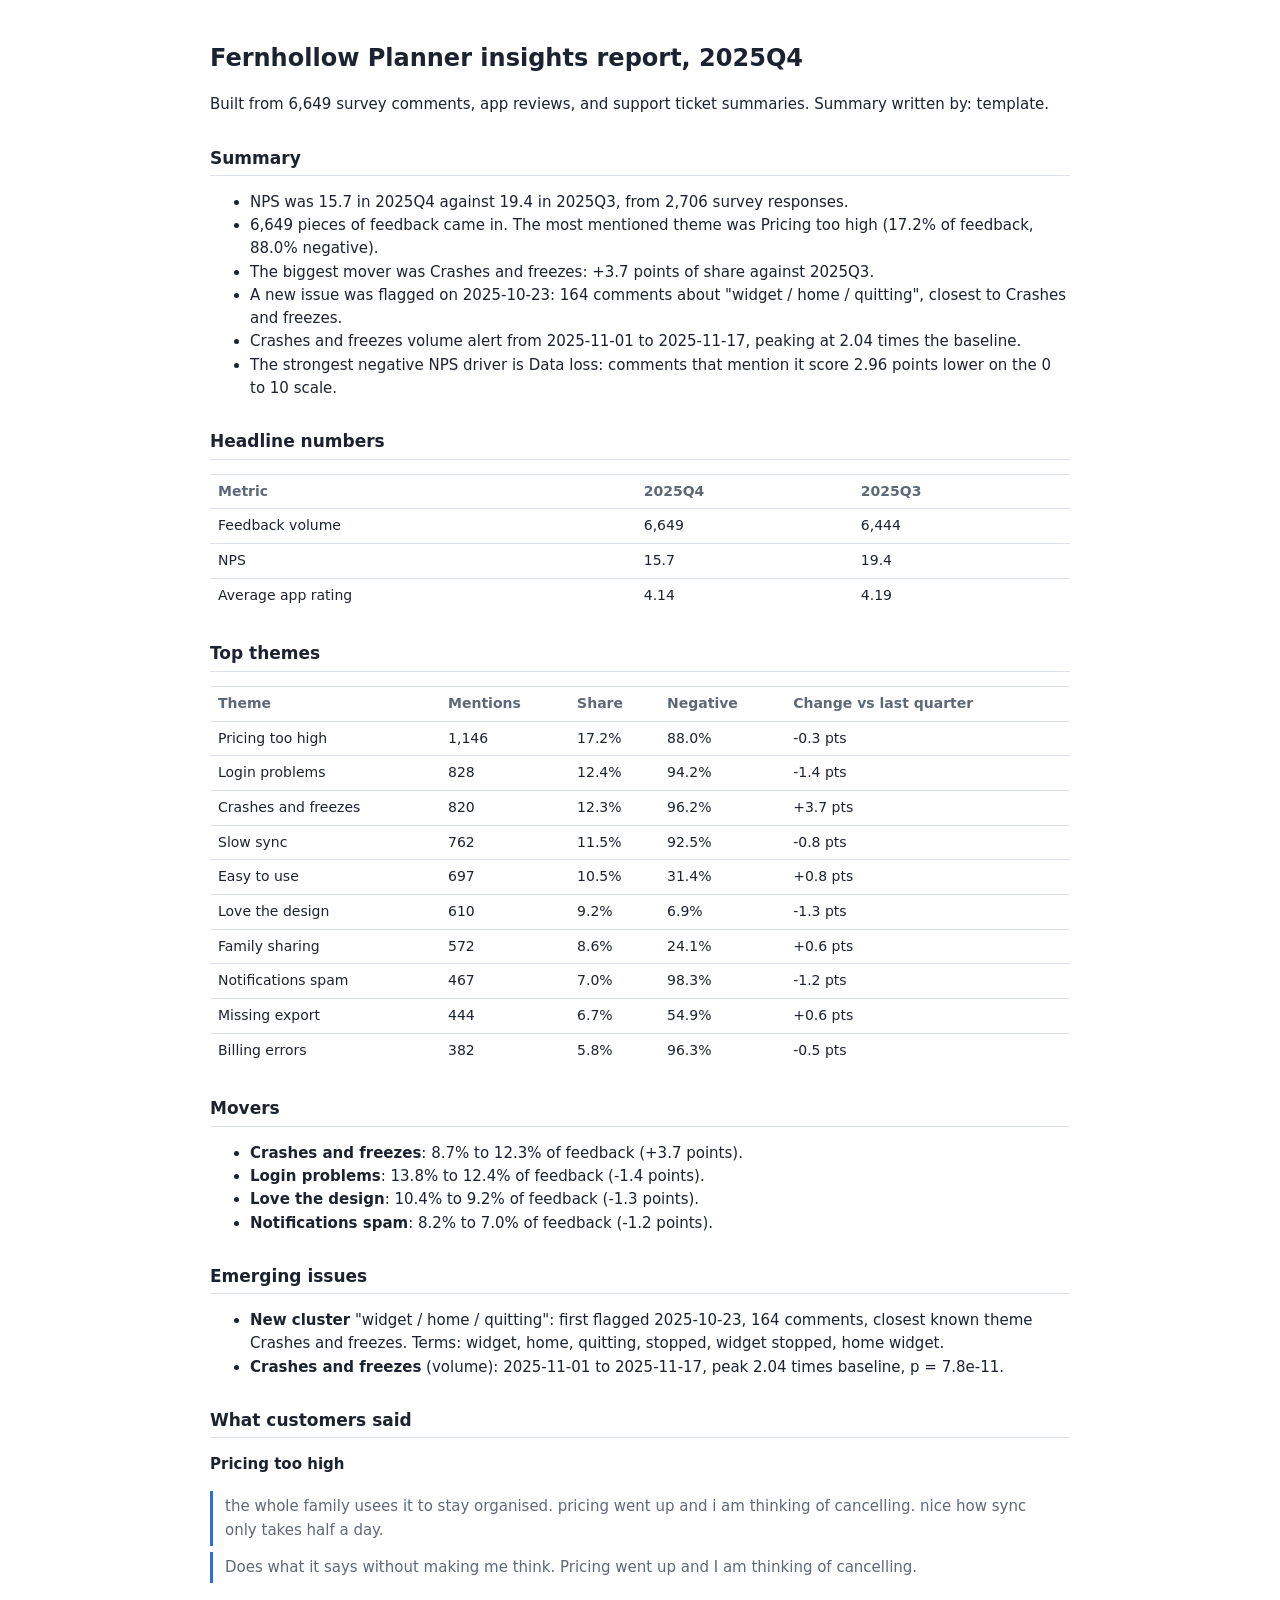
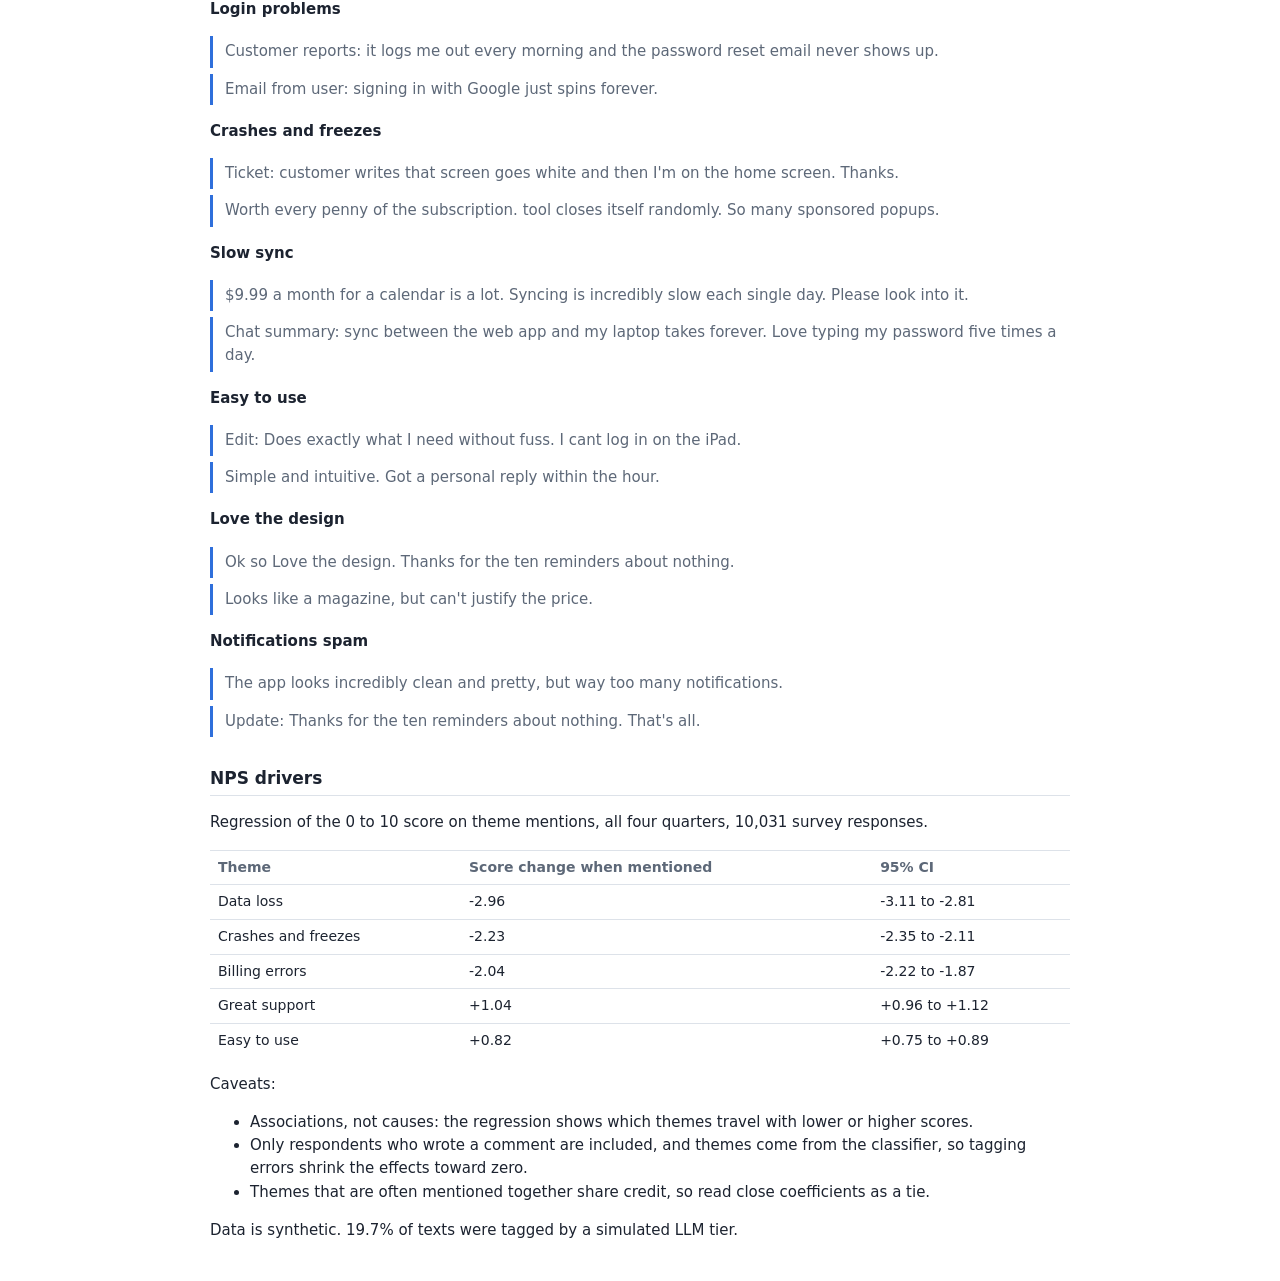
<file: reports/insights-2025Q4.html>
<!doctype html><html lang="en"><head><meta charset="utf-8"><meta name="viewport" content="width=device-width, initial-scale=1"><title>Fernhollow Planner insights 2025Q4</title><style>:root{--bg:#fff;--text:#1c2330;--muted:#5d6878;--border:#dde2e9;--accent:#2f6fdb;color-scheme:light}@media (prefers-color-scheme:dark){:root{--bg:#11151c;--text:#e6eaf0;--muted:#9aa5b5;--border:#2a3340;--accent:#6c9cf0;color-scheme:dark}}body{margin:0 auto;max-width:860px;padding:24px 16px;background:var(--bg);color:var(--text);font:15px/1.55 system-ui,-apple-system,'Segoe UI',Roboto,sans-serif;overflow-wrap:anywhere}h1{font-size:24px}h2{font-size:17px;margin-top:28px;border-bottom:1px solid var(--border);padding-bottom:4px}table{border-collapse:collapse;width:100%;font-size:14px}th,td{text-align:left;padding:6px 8px;border-top:1px solid var(--border)}th{color:var(--muted)}.scroll{overflow-x:auto}blockquote{margin:6px 0;padding:4px 12px;border-left:3px solid var(--accent);color:var(--muted)}</style></head><body><h1>Fernhollow Planner insights report, 2025Q4</h1><p>Built from 6,649 survey comments, app reviews, and support ticket summaries. Summary written by: template.</p><h2>Summary</h2><ul><li>NPS was 15.7 in 2025Q4 against 19.4 in 2025Q3, from 2,706 survey responses.</li><li>6,649 pieces of feedback came in. The most mentioned theme was Pricing too high (17.2% of feedback, 88.0% negative).</li><li>The biggest mover was Crashes and freezes: +3.7 points of share against 2025Q3.</li><li>A new issue was flagged on 2025-10-23: 164 comments about "widget / home / quitting", closest to Crashes and freezes.</li><li>Crashes and freezes volume alert from 2025-11-01 to 2025-11-17, peaking at 2.04 times the baseline.</li><li>The strongest negative NPS driver is Data loss: comments that mention it score 2.96 points lower on the 0 to 10 scale.</li></ul><h2>Headline numbers</h2><div class="scroll"><table><thead><tr><th>Metric</th><th>2025Q4</th><th>2025Q3</th></tr></thead><tbody><tr><td>Feedback volume</td><td>6,649</td><td>6,444</td></tr><tr><td>NPS</td><td>15.7</td><td>19.4</td></tr><tr><td>Average app rating</td><td>4.14</td><td>4.19</td></tr></tbody></table></div><h2>Top themes</h2><div class="scroll"><table><thead><tr><th>Theme</th><th>Mentions</th><th>Share</th><th>Negative</th><th>Change vs last quarter</th></tr></thead><tbody><tr><td>Pricing too high</td><td>1,146</td><td>17.2%</td><td>88.0%</td><td>-0.3 pts</td></tr><tr><td>Login problems</td><td>828</td><td>12.4%</td><td>94.2%</td><td>-1.4 pts</td></tr><tr><td>Crashes and freezes</td><td>820</td><td>12.3%</td><td>96.2%</td><td>+3.7 pts</td></tr><tr><td>Slow sync</td><td>762</td><td>11.5%</td><td>92.5%</td><td>-0.8 pts</td></tr><tr><td>Easy to use</td><td>697</td><td>10.5%</td><td>31.4%</td><td>+0.8 pts</td></tr><tr><td>Love the design</td><td>610</td><td>9.2%</td><td>6.9%</td><td>-1.3 pts</td></tr><tr><td>Family sharing</td><td>572</td><td>8.6%</td><td>24.1%</td><td>+0.6 pts</td></tr><tr><td>Notifications spam</td><td>467</td><td>7.0%</td><td>98.3%</td><td>-1.2 pts</td></tr><tr><td>Missing export</td><td>444</td><td>6.7%</td><td>54.9%</td><td>+0.6 pts</td></tr><tr><td>Billing errors</td><td>382</td><td>5.8%</td><td>96.3%</td><td>-0.5 pts</td></tr></tbody></table></div><h2>Movers</h2><ul><li><strong>Crashes and freezes</strong>: 8.7% to 12.3% of feedback (+3.7 points).</li><li><strong>Login problems</strong>: 13.8% to 12.4% of feedback (-1.4 points).</li><li><strong>Love the design</strong>: 10.4% to 9.2% of feedback (-1.3 points).</li><li><strong>Notifications spam</strong>: 8.2% to 7.0% of feedback (-1.2 points).</li></ul><h2>Emerging issues</h2><ul><li><strong>New cluster</strong> "widget / home / quitting": first flagged 2025-10-23, 164 comments, closest known theme Crashes and freezes. Terms: widget, home, quitting, stopped, widget stopped, home widget.</li><li><strong>Crashes and freezes</strong> (volume): 2025-11-01 to 2025-11-17, peak 2.04 times baseline, p = 7.8e-11.</li></ul><h2>What customers said</h2><p><strong>Pricing too high</strong></p><blockquote>the whole family usees it to stay organised. pricing went up and i am thinking of cancelling. nice how sync only takes half a day.</blockquote><blockquote>Does what it says without making me think. Pricing went up and I am thinking of cancelling.</blockquote><p><strong>Login problems</strong></p><blockquote>Customer reports: it logs me out every morning and the password reset email never shows up.</blockquote><blockquote>Email from user: signing in with Google just spins forever.</blockquote><p><strong>Crashes and freezes</strong></p><blockquote>Ticket: customer writes that screen goes white and then I'm on the home screen. Thanks.</blockquote><blockquote>Worth every penny of the subscription. tool closes itself randomly. So many sponsored popups.</blockquote><p><strong>Slow sync</strong></p><blockquote>$9.99 a month for a calendar is a lot. Syncing is incredibly slow each single day. Please look into it.</blockquote><blockquote>Chat summary: sync between the web app and my laptop takes forever. Love typing my password five times a day.</blockquote><p><strong>Easy to use</strong></p><blockquote>Edit: Does exactly what I need without fuss. I cant log in on the iPad.</blockquote><blockquote>Simple and intuitive. Got a personal reply within the hour.</blockquote><p><strong>Love the design</strong></p><blockquote>Ok so Love the design. Thanks for the ten reminders about nothing.</blockquote><blockquote>Looks like a magazine, but can't justify the price.</blockquote><p><strong>Notifications spam</strong></p><blockquote>The app looks incredibly clean and pretty, but way too many notifications.</blockquote><blockquote>Update: Thanks for the ten reminders about nothing. That's all.</blockquote><h2>NPS drivers</h2><p>Regression of the 0 to 10 score on theme mentions, all four quarters, 10,031 survey responses.</p><div class="scroll"><table><thead><tr><th>Theme</th><th>Score change when mentioned</th><th>95% CI</th></tr></thead><tbody><tr><td>Data loss</td><td>-2.96</td><td>-3.11 to -2.81</td></tr><tr><td>Crashes and freezes</td><td>-2.23</td><td>-2.35 to -2.11</td></tr><tr><td>Billing errors</td><td>-2.04</td><td>-2.22 to -1.87</td></tr><tr><td>Great support</td><td>+1.04</td><td>+0.96 to +1.12</td></tr><tr><td>Easy to use</td><td>+0.82</td><td>+0.75 to +0.89</td></tr></tbody></table></div><p>Caveats:</p><ul><li>Associations, not causes: the regression shows which themes travel with lower or higher scores.</li><li>Only respondents who wrote a comment are included, and themes come from the classifier, so tagging errors shrink the effects toward zero.</li><li>Themes that are often mentioned together share credit, so read close coefficients as a tie.</li></ul><p>Data is synthetic. 19.7% of texts were tagged by a simulated LLM tier.</p></body></html>
</file>
